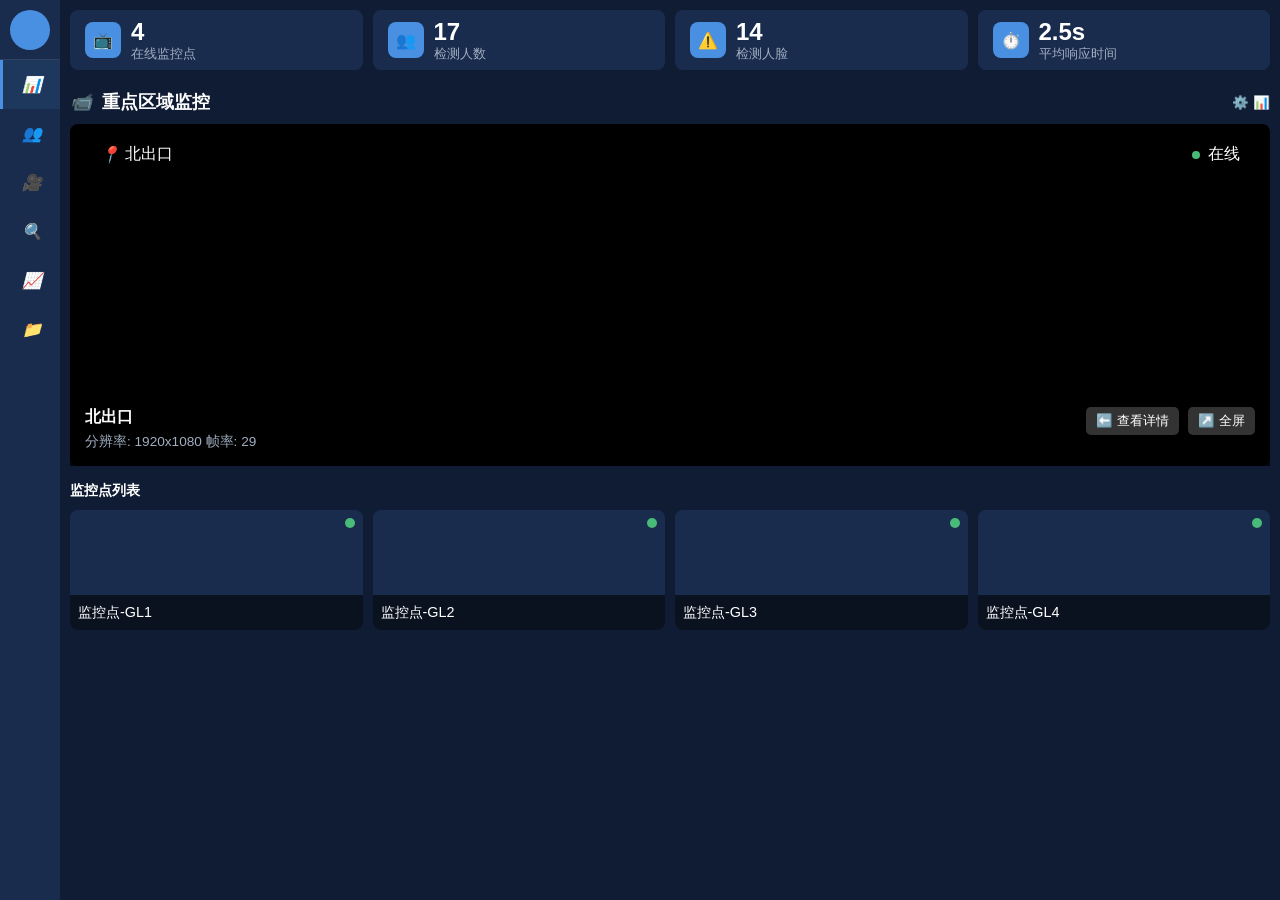
<file: test.html>
<!DOCTYPE html>
<html lang="zh-CN">
<head>
    <meta charset="UTF-8">
    <meta name="viewport" content="width=device-width, initial-scale=1.0">
    <title>无滚动布局草图 - 城市态势感知系统</title>
    <style>
        :root {
            --card-bg: #1a2c4e;
            --dark-bg: #0f1c33;
            --text-light: #ffffff;
            --text-secondary: #a0aec0;
            --primary-color: #4a90e2;
            --danger-color: #e53e3e;
            --success-color: #48bb78;
        }
        
        * {
            margin: 0;
            padding: 0;
            box-sizing: border-box;
        }
        
        body {
            font-family: Arial, sans-serif;
            background-color: var(--dark-bg);
            color: var(--text-light);
            overflow: hidden;
        }
        
        .app-container {
            display: flex;
            height: 100vh;
            width: 100vw;
            overflow: hidden;
        }
        
        /* 折叠侧边栏 */
        .sidebar {
            width: 60px;
            background: var(--card-bg);
            height: 100vh;
            overflow: hidden;
            transition: width 0.3s;
            flex-shrink: 0;
            display: flex;
            flex-direction: column;
        }
        
        .sidebar-header {
            height: 60px;
            display: flex;
            justify-content: center;
            align-items: center;
            border-bottom: 1px solid rgba(255,255,255,0.1);
        }
        
        .logo {
            width: 40px;
            height: 40px;
            background: var(--primary-color);
            border-radius: 50%;
        }
        
        .nav-item {
            display: flex;
            align-items: center;
            padding: 15px 0;
            justify-content: center;
            color: var(--text-secondary);
            border-left: 3px solid transparent;
        }
        
        .nav-item.active {
            background: rgba(74, 144, 226, 0.1);
            border-left: 3px solid var(--primary-color);
            color: var(--primary-color);
        }
        
        /* 主内容区 */
        .main-content {
            flex: 1;
            display: flex;
            flex-direction: column;
            overflow: hidden;
            height: 100vh;
        }
        
        /* 顶部状态卡片 */
        .overview-section {
            display: flex;
            padding: 10px;
            gap: 10px;
            height: 80px;
        }
        
        .status-card {
            flex: 1;
            background: var(--card-bg);
            border-radius: 8px;
            display: flex;
            align-items: center;
            padding: 0 15px;
        }
        
        .card-icon {
            width: 36px;
            height: 36px;
            border-radius: 8px;
            background: var(--primary-color);
            display: flex;
            justify-content: center;
            align-items: center;
            margin-right: 10px;
        }
        
        .card-text {
            flex: 1;
        }
        
        .card-value {
            font-size: 1.5rem;
            font-weight: bold;
        }
        
        .card-label {
            font-size: 0.8rem;
            color: var(--text-secondary);
        }
        
        /* 监控区域 */
        .monitoring-area {
            flex: 1;
            display: flex;
            flex-direction: column;
            padding: 0 10px 10px;
            overflow: hidden;
        }
        
        .area-header {
            display: flex;
            justify-content: space-between;
            align-items: center;
            padding: 10px 0;
        }
        
        .area-title {
            font-size: 1.1rem;
            font-weight: bold;
            display: flex;
            align-items: center;
            gap: 10px;
        }
        
        /* 主视频区 */
        .main-video {
            height: 38vh;
            background: #000;
            border-radius: 8px;
            position: relative;
            margin-bottom: 10px;
        }
        
        .video-info {
            position: absolute;
            bottom: 0;
            left: 0;
            right: 0;
            background: linear-gradient(to top, rgba(0,0,0,0.8), transparent);
            padding: 15px;
            display: flex;
            justify-content: space-between;
        }
        
        .location-tag {
            position: absolute;
            top: 15px;
            left: 15px;
            background: rgba(0,0,0,0.6);
            border-radius: 20px;
            padding: 5px 15px;
            display: flex;
            align-items: center;
            gap: 5px;
        }
        
        .online-status {
            position: absolute;
            top: 15px;
            right: 15px;
            background: rgba(0,0,0,0.6);
            color: #fff;
            border-radius: 20px;
            padding: 5px 15px;
            display: flex;
            align-items: center;
        }
        
        .online-status::before {
            content: "";
            display: block;
            width: 8px;
            height: 8px;
            border-radius: 50%;
            background: #48bb78;
            margin-right: 8px;
        }
        
        /* 视频列表网格 */
        .camera-grid {
            display: grid;
            grid-template-columns: repeat(auto-fill, minmax(240px, 1fr));
            gap: 10px;
            flex: 1;
            overflow-y: auto;
            height: 18vh;
        }
        
        .camera-item {
            background: var(--card-bg);
            border-radius: 8px;
            overflow: hidden;
            position: relative;
            height: 120px;
        }
        
        .camera-name {
            position: absolute;
            bottom: 0;
            left: 0;
            right: 0;
            background: rgba(0,0,0,0.6);
            padding: 8px;
            font-size: 0.9rem;
        }
        
        .camera-online {
            position: absolute;
            top: 8px;
            right: 8px;
            width: 10px;
            height: 10px;
            border-radius: 50%;
            background: #48bb78;
        }
    </style>
</head>
<body>
    <div class="app-container">
        <!-- 折叠侧边栏 -->
        <nav class="sidebar">
            <div class="sidebar-header">
                <div class="logo"></div>
            </div>
            <div class="nav-item active">
                <i>📊</i>
            </div>
            <div class="nav-item">
                <i>👥</i>
            </div>
            <div class="nav-item">
                <i>🎥</i>
            </div>
            <div class="nav-item">
                <i>🔍</i>
            </div>
            <div class="nav-item">
                <i>📈</i>
            </div>
            <div class="nav-item">
                <i>📁</i>
            </div>
        </nav>
        
        <!-- 主内容区 -->
        <div class="main-content">
            <!-- 顶部状态卡片 -->
            <section class="overview-section">
                <div class="status-card">
                    <div class="card-icon">📺</div>
                    <div class="card-text">
                        <div class="card-value">4</div>
                        <div class="card-label">在线监控点</div>
                    </div>
                </div>
                
                <div class="status-card">
                    <div class="card-icon">👥</div>
                    <div class="card-text">
                        <div class="card-value">17</div>
                        <div class="card-label">检测人数</div>
                    </div>
                </div>
                
                <div class="status-card">
                    <div class="card-icon">⚠️</div>
                    <div class="card-text">
                        <div class="card-value">14</div>
                        <div class="card-label">检测人脸</div>
                    </div>
                </div>
                
                <div class="status-card">
                    <div class="card-icon">⏱️</div>
                    <div class="card-text">
                        <div class="card-value">2.5s</div>
                        <div class="card-label">平均响应时间</div>
                    </div>
                </div>
            </section>
            
            <!-- 监控区域 -->
            <div class="monitoring-area">
                <div class="area-header">
                    <div class="area-title">
                        <i>📹</i> 重点区域监控
                    </div>
                    <div class="area-actions">
                        <button style="background:transparent;border:none;color:white">⚙️</button>
                        <button style="background:transparent;border:none;color:white">📊</button>
                    </div>
                </div>
                
                <!-- 主视频区 -->
                <div class="main-video">
                    <div class="location-tag">
                        <i>📍</i> 北出口
                    </div>
                    <div class="online-status">
                        在线
                    </div>
                    <div class="video-info">
                        <div>
                            <div style="font-weight:bold;margin-bottom:5px">北出口</div>
                            <div style="font-size:0.85rem;color:#a0aec0">分辨率: 1920x1080 帧率: 29</div>
                        </div>
                        <div>
                            <button style="background:rgba(255,255,255,0.2);border:none;color:white;border-radius:5px;padding:5px 10px;margin-left:5px">⬅️ 查看详情</button>
                            <button style="background:rgba(255,255,255,0.2);border:none;color:white;border-radius:5px;padding:5px 10px;margin-left:5px">↗️ 全屏</button>
                        </div>
                    </div>
                </div>
                
                <!-- 监控点列表 -->
                <div class="area-header" style="margin-top:-5px">
                    <div style="font-size:0.9rem;font-weight:bold">监控点列表</div>
                </div>
                
                <!-- 视频列表网格 -->
                <div class="camera-grid">
                    <div class="camera-item">
                        <div class="camera-online"></div>
                        <div class="camera-name">监控点-GL1</div>
                    </div>
                    <div class="camera-item">
                        <div class="camera-online"></div>
                        <div class="camera-name">监控点-GL2</div>
                    </div>
                    <div class="camera-item">
                        <div class="camera-online"></div>
                        <div class="camera-name">监控点-GL3</div>
                    </div>
                    <div class="camera-item">
                        <div class="camera-online"></div>
                        <div class="camera-name">监控点-GL4</div>
                    </div>
                    <!-- 可根据需要显示更多摄像头 -->
                </div>
            </div>
        </div>
    </div>
</body>
</html>
</file>
